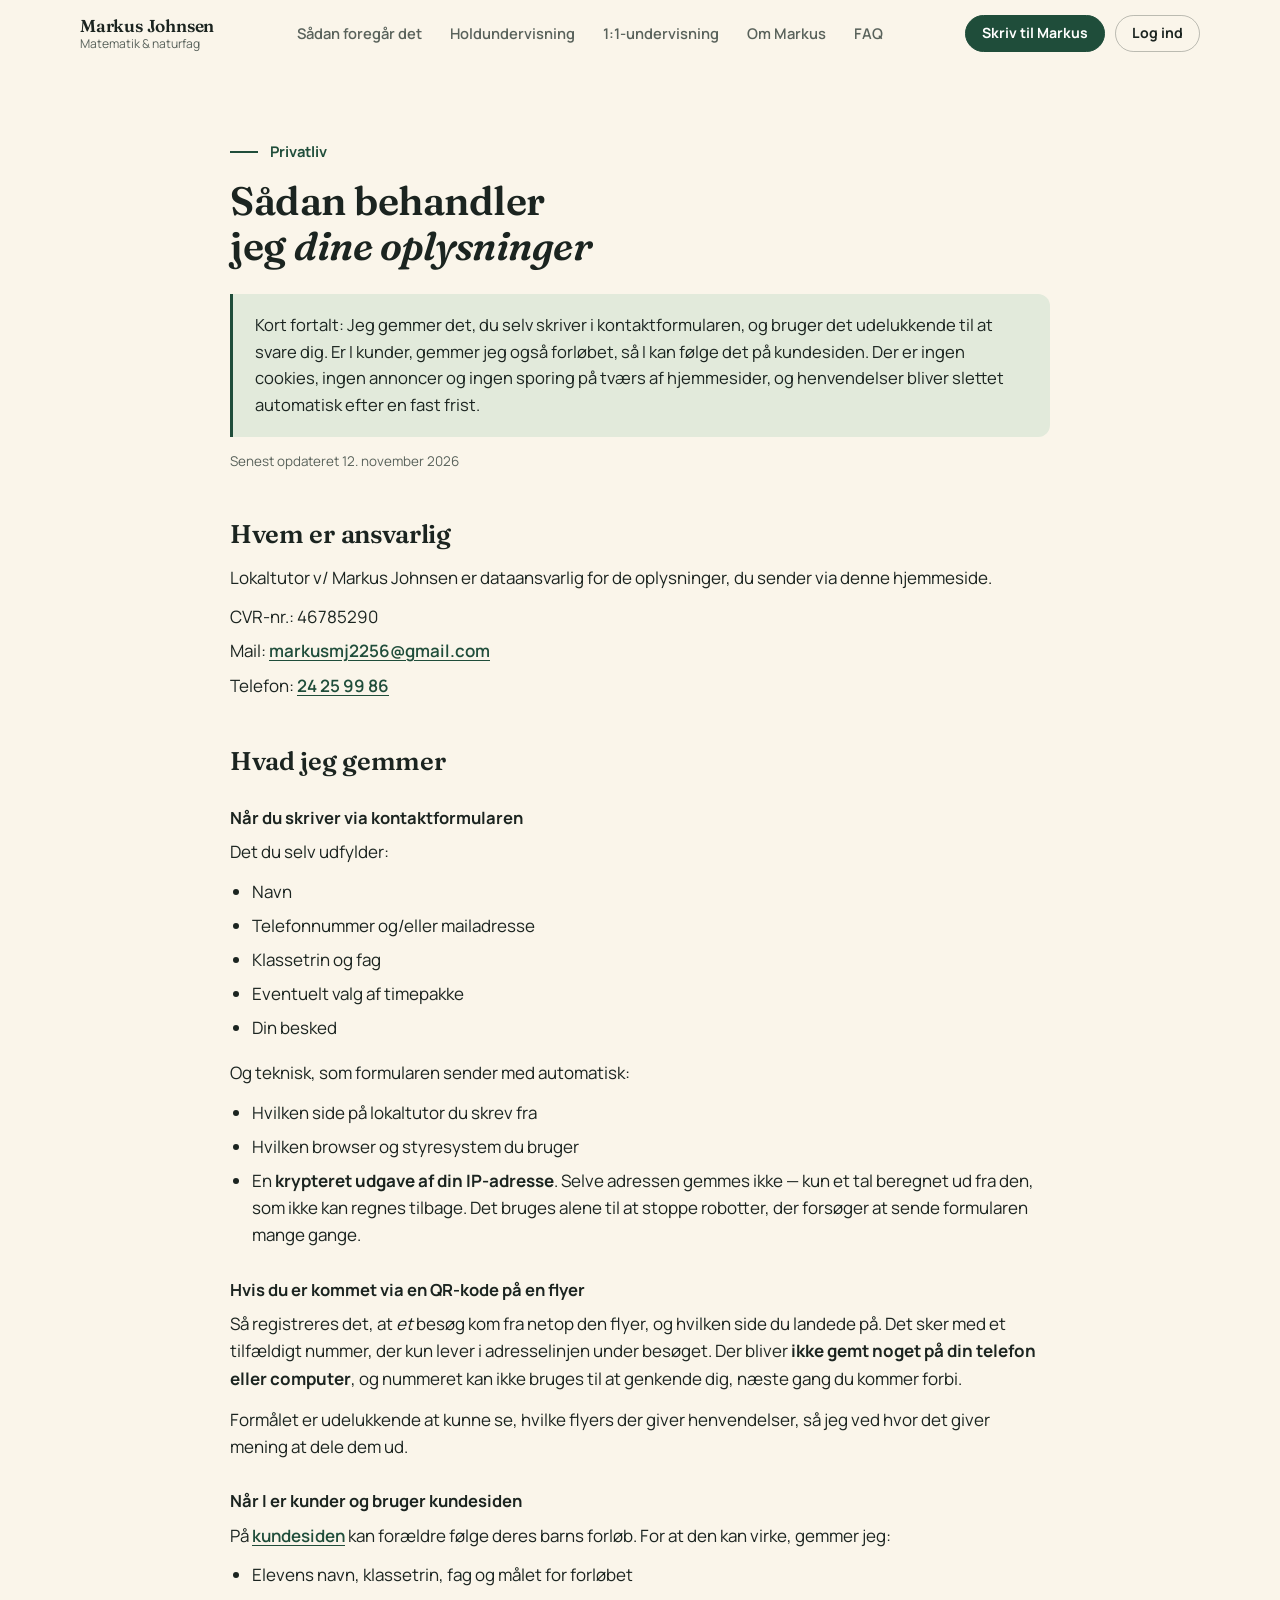
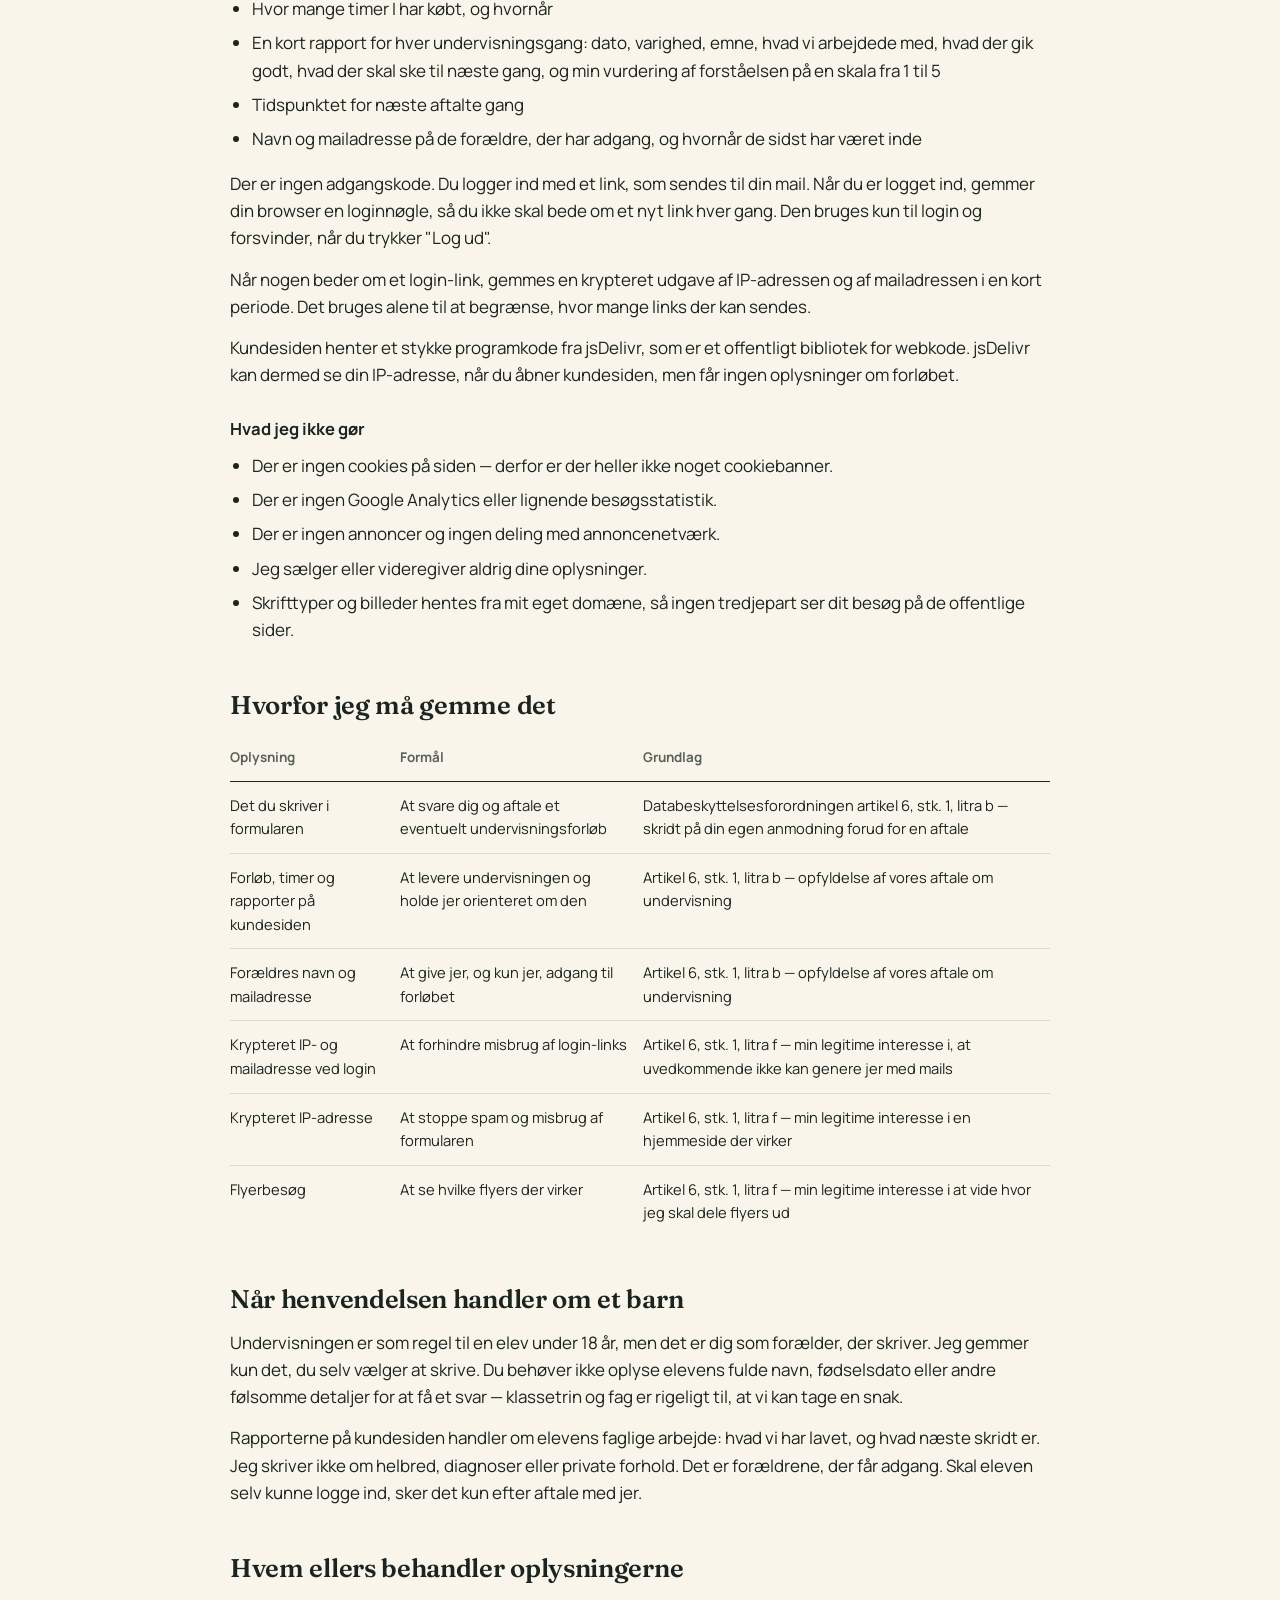
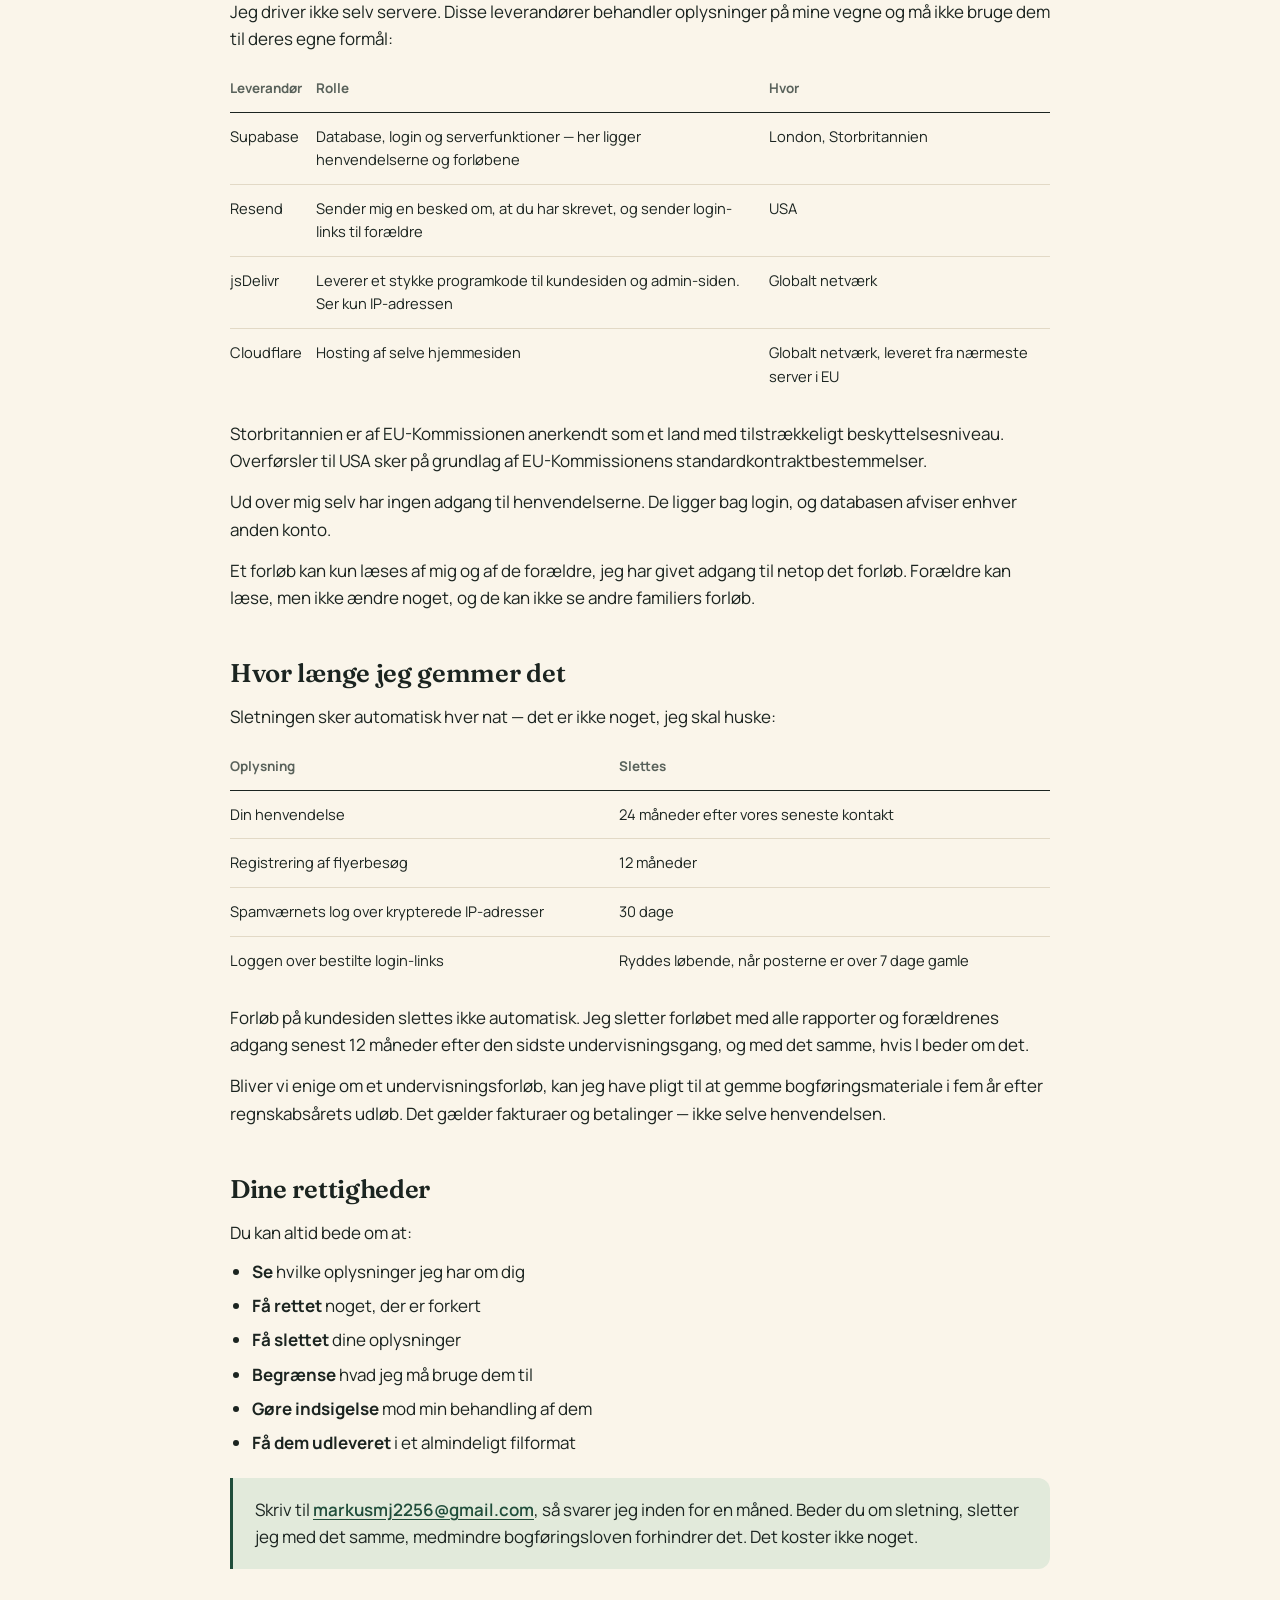
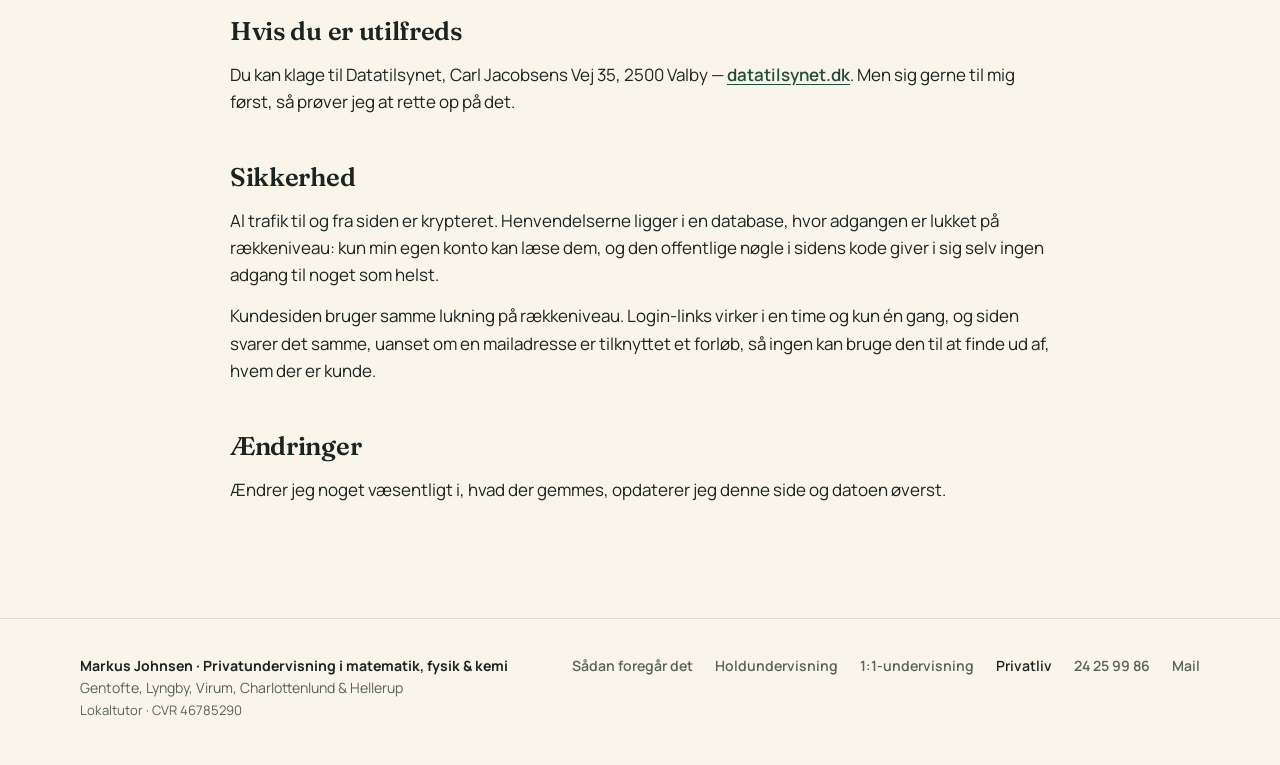
<file: privatliv.html>
<!doctype html>
<html lang="da">
<head>
  <meta charset="utf-8">
  <meta name="viewport" content="width=device-width, initial-scale=1">
  <title>Privatlivspolitik | Markus Johnsen</title>
  <meta name="description" content="Sådan behandler Markus Johnsen dine oplysninger, når du skriver via kontaktformularen. Ingen cookies, ingen sporing på tværs af sider, og faste slettefrister.">
  <meta name="robots" content="index, follow">
  <link rel="canonical" href="https://lokaltutor.dk/privatliv">
  <meta property="og:title" content="Privatlivspolitik">
  <meta property="og:description" content="Hvilke oplysninger der gemmes, hvorfor, hvor længe — og hvordan du får dem slettet.">
  <meta property="og:type" content="website">
  <meta property="og:locale" content="da_DK">
  <meta property="og:url" content="https://lokaltutor.dk/privatliv">
  <meta name="theme-color" content="#faf5ea">
  <link rel="icon" type="image/svg+xml" href="favicon.svg?v=2">
  <link rel="stylesheet" href="assets/fonts.css">
  <link rel="stylesheet" href="styles.css?v=10">
  <script>if("IntersectionObserver" in window&&!matchMedia("(prefers-reduced-motion: reduce)").matches)document.documentElement.classList.add("js")</script>
</head>
<body>

  <header class="site-header" id="site-header">
    <a class="brand" href="index.html" aria-label="Markus Johnsen — forside">
      <span class="brand-text"><strong>Markus Johnsen</strong><small>Matematik &amp; naturfag</small></span>
    </a>
    <nav class="site-nav" id="site-nav" aria-label="Primær navigation">
      <a href="index.html#forlob">Sådan foregår det</a>
      <a href="holdundervisning.html">Holdundervisning</a>
      <a href="eneundervisning.html">1:1-undervisning</a>
      <a href="index.html#om">Om Markus</a>
      <a href="index.html#faq">FAQ</a>
      <a class="nav-login" href="forloeb.html">Log ind (forældre og elever)</a>
    </nav>
    <div class="header-actions">
      <a class="button button-primary button-small" href="index.html#kontakt">Skriv til Markus</a>
      <a class="button button-ghost button-small header-login" href="forloeb.html">Log ind</a>
      <button class="nav-toggle" id="nav-toggle" aria-expanded="false" aria-controls="site-nav" aria-label="Menu">
        <span></span><span></span><span></span>
      </button>
    </div>
  </header>

  <main id="top">
    <section class="section legal-page">
      <div class="section-inner narrow">
        <p class="section-kicker">Privatliv</p>
        <h1 class="section-title">Sådan behandler jeg <em>dine oplysninger</em></h1>

        <p class="legal-lead">
          Kort fortalt: Jeg gemmer det, du selv skriver i kontaktformularen, og bruger det
          udelukkende til at svare dig. Er I kunder, gemmer jeg også forløbet, så I kan følge
          det på kundesiden. Der er ingen cookies, ingen annoncer og ingen sporing på tværs af
          hjemmesider, og henvendelser bliver slettet automatisk efter en fast frist.
        </p>

        <p class="legal-updated">Senest opdateret 12. november 2026</p>

        <h2>Hvem er ansvarlig</h2>
        <p>
          Lokaltutor v/ Markus Johnsen er dataansvarlig for de oplysninger, du sender via
          denne hjemmeside.
        </p>
        <ul class="legal-contact">
          <li>CVR-nr.: 46785290</li>
          <li>Mail: <a href="mailto:markusmj2256@gmail.com">markusmj2256@gmail.com</a></li>
          <li>Telefon: <a href="tel:+4524259986">24 25 99 86</a></li>
        </ul>

        <h2>Hvad jeg gemmer</h2>

        <h3>Når du skriver via kontaktformularen</h3>
        <p>Det du selv udfylder:</p>
        <ul>
          <li>Navn</li>
          <li>Telefonnummer og/eller mailadresse</li>
          <li>Klassetrin og fag</li>
          <li>Eventuelt valg af timepakke</li>
          <li>Din besked</li>
        </ul>
        <p>Og teknisk, som formularen sender med automatisk:</p>
        <ul>
          <li>Hvilken side på lokaltutor du skrev fra</li>
          <li>Hvilken browser og styresystem du bruger</li>
          <li>
            En <strong>krypteret udgave af din IP-adresse</strong>. Selve adressen gemmes ikke
            — kun et tal beregnet ud fra den, som ikke kan regnes tilbage. Det bruges alene til
            at stoppe robotter, der forsøger at sende formularen mange gange.
          </li>
        </ul>

        <h3>Hvis du er kommet via en QR-kode på en flyer</h3>
        <p>
          Så registreres det, at <em>et</em> besøg kom fra netop den flyer, og hvilken side du
          landede på. Det sker med et tilfældigt nummer, der kun lever i adresselinjen under
          besøget. Der bliver <strong>ikke gemt noget på din telefon eller computer</strong>,
          og nummeret kan ikke bruges til at genkende dig, næste gang du kommer forbi.
        </p>
        <p>
          Formålet er udelukkende at kunne se, hvilke flyers der giver henvendelser, så jeg ved
          hvor det giver mening at dele dem ud.
        </p>

        <h3>Når I er kunder og bruger kundesiden</h3>
        <p>
          På <a href="forloeb.html">kundesiden</a> kan forældre følge deres barns forløb. For at
          den kan virke, gemmer jeg:
        </p>
        <ul>
          <li>Elevens navn, klassetrin, fag og målet for forløbet</li>
          <li>Hvor mange timer I har købt, og hvornår</li>
          <li>
            En kort rapport for hver undervisningsgang: dato, varighed, emne, hvad vi arbejdede
            med, hvad der gik godt, hvad der skal ske til næste gang, og min vurdering af
            forståelsen på en skala fra 1 til 5
          </li>
          <li>Tidspunktet for næste aftalte gang</li>
          <li>Navn og mailadresse på de forældre, der har adgang, og hvornår de sidst har været inde</li>
        </ul>
        <p>
          Der er ingen adgangskode. Du logger ind med et link, som sendes til din mail. Når du
          er logget ind, gemmer din browser en loginnøgle, så du ikke skal bede om et nyt link
          hver gang. Den bruges kun til login og forsvinder, når du trykker "Log ud".
        </p>
        <p>
          Når nogen beder om et login-link, gemmes en krypteret udgave af IP-adressen og af
          mailadressen i en kort periode. Det bruges alene til at begrænse, hvor mange links
          der kan sendes.
        </p>
        <p>
          Kundesiden henter et stykke programkode fra jsDelivr, som er et offentligt bibliotek
          for webkode. jsDelivr kan dermed se din IP-adresse, når du åbner kundesiden, men får
          ingen oplysninger om forløbet.
        </p>

        <h3>Hvad jeg ikke gør</h3>
        <ul>
          <li>Der er ingen cookies på siden — derfor er der heller ikke noget cookiebanner.</li>
          <li>Der er ingen Google Analytics eller lignende besøgsstatistik.</li>
          <li>Der er ingen annoncer og ingen deling med annoncenetværk.</li>
          <li>Jeg sælger eller videregiver aldrig dine oplysninger.</li>
          <li>Skrifttyper og billeder hentes fra mit eget domæne, så ingen tredjepart ser dit besøg på de offentlige sider.</li>
        </ul>

        <h2>Hvorfor jeg må gemme det</h2>
        <div class="legal-table-wrap">
          <table class="legal-table">
            <thead>
              <tr><th>Oplysning</th><th>Formål</th><th>Grundlag</th></tr>
            </thead>
            <tbody>
              <tr>
                <td>Det du skriver i formularen</td>
                <td>At svare dig og aftale et eventuelt undervisningsforløb</td>
                <td>Databeskyttelsesforordningen artikel 6, stk. 1, litra b — skridt på din egen anmodning forud for en aftale</td>
              </tr>
              <tr>
                <td>Forløb, timer og rapporter på kundesiden</td>
                <td>At levere undervisningen og holde jer orienteret om den</td>
                <td>Artikel 6, stk. 1, litra b — opfyldelse af vores aftale om undervisning</td>
              </tr>
              <tr>
                <td>Forældres navn og mailadresse</td>
                <td>At give jer, og kun jer, adgang til forløbet</td>
                <td>Artikel 6, stk. 1, litra b — opfyldelse af vores aftale om undervisning</td>
              </tr>
              <tr>
                <td>Krypteret IP- og mailadresse ved login</td>
                <td>At forhindre misbrug af login-links</td>
                <td>Artikel 6, stk. 1, litra f — min legitime interesse i, at uvedkommende ikke kan genere jer med mails</td>
              </tr>
              <tr>
                <td>Krypteret IP-adresse</td>
                <td>At stoppe spam og misbrug af formularen</td>
                <td>Artikel 6, stk. 1, litra f — min legitime interesse i en hjemmeside der virker</td>
              </tr>
              <tr>
                <td>Flyerbesøg</td>
                <td>At se hvilke flyers der virker</td>
                <td>Artikel 6, stk. 1, litra f — min legitime interesse i at vide hvor jeg skal dele flyers ud</td>
              </tr>
            </tbody>
          </table>
        </div>

        <h2>Når henvendelsen handler om et barn</h2>
        <p>
          Undervisningen er som regel til en elev under 18 år, men det er dig som forælder, der
          skriver. Jeg gemmer kun det, du selv vælger at skrive. Du behøver ikke oplyse elevens
          fulde navn, fødselsdato eller andre følsomme detaljer for at få et svar — klassetrin
          og fag er rigeligt til, at vi kan tage en snak.
        </p>
        <p>
          Rapporterne på kundesiden handler om elevens faglige arbejde: hvad vi har lavet, og
          hvad næste skridt er. Jeg skriver ikke om helbred, diagnoser eller private forhold.
          Det er forældrene, der får adgang. Skal eleven selv kunne logge ind, sker det kun
          efter aftale med jer.
        </p>

        <h2>Hvem ellers behandler oplysningerne</h2>
        <p>
          Jeg driver ikke selv servere. Disse leverandører behandler oplysninger på mine vegne
          og må ikke bruge dem til deres egne formål:
        </p>
        <div class="legal-table-wrap">
          <table class="legal-table">
            <thead>
              <tr><th>Leverandør</th><th>Rolle</th><th>Hvor</th></tr>
            </thead>
            <tbody>
              <tr><td>Supabase</td><td>Database, login og serverfunktioner — her ligger henvendelserne og forløbene</td><td>London, Storbritannien</td></tr>
              <tr><td>Resend</td><td>Sender mig en besked om, at du har skrevet, og sender login-links til forældre</td><td>USA</td></tr>
              <tr><td>jsDelivr</td><td>Leverer et stykke programkode til kundesiden og admin-siden. Ser kun IP-adressen</td><td>Globalt netværk</td></tr>
              <tr><td>Cloudflare</td><td>Hosting af selve hjemmesiden</td><td>Globalt netværk, leveret fra nærmeste server i EU</td></tr>
            </tbody>
          </table>
        </div>
        <p>
          Storbritannien er af EU-Kommissionen anerkendt som et land med tilstrækkeligt
          beskyttelsesniveau. Overførsler til USA sker på grundlag af EU-Kommissionens
          standardkontraktbestemmelser.
        </p>
        <p>
          Ud over mig selv har ingen adgang til henvendelserne. De ligger bag login, og
          databasen afviser enhver anden konto.
        </p>
        <p>
          Et forløb kan kun læses af mig og af de forældre, jeg har givet adgang til netop det
          forløb. Forældre kan læse, men ikke ændre noget, og de kan ikke se andre familiers
          forløb.
        </p>

        <h2>Hvor længe jeg gemmer det</h2>
        <p>Sletningen sker automatisk hver nat — det er ikke noget, jeg skal huske:</p>
        <div class="legal-table-wrap">
          <table class="legal-table">
            <thead>
              <tr><th>Oplysning</th><th>Slettes</th></tr>
            </thead>
            <tbody>
              <tr><td>Din henvendelse</td><td>24 måneder efter vores seneste kontakt</td></tr>
              <tr><td>Registrering af flyerbesøg</td><td>12 måneder</td></tr>
              <tr><td>Spamværnets log over krypterede IP-adresser</td><td>30 dage</td></tr>
              <tr><td>Loggen over bestilte login-links</td><td>Ryddes løbende, når posterne er over 7 dage gamle</td></tr>
            </tbody>
          </table>
        </div>
        <p>
          Forløb på kundesiden slettes ikke automatisk. Jeg sletter forløbet med alle rapporter
          og forældrenes adgang senest 12 måneder efter den sidste undervisningsgang, og med
          det samme, hvis I beder om det.
        </p>
        <p>
          Bliver vi enige om et undervisningsforløb, kan jeg have pligt til at gemme
          bogføringsmateriale i fem år efter regnskabsårets udløb. Det gælder fakturaer og
          betalinger — ikke selve henvendelsen.
        </p>

        <h2>Dine rettigheder</h2>
        <p>Du kan altid bede om at:</p>
        <ul>
          <li><strong>Se</strong> hvilke oplysninger jeg har om dig</li>
          <li><strong>Få rettet</strong> noget, der er forkert</li>
          <li><strong>Få slettet</strong> dine oplysninger</li>
          <li><strong>Begrænse</strong> hvad jeg må bruge dem til</li>
          <li><strong>Gøre indsigelse</strong> mod min behandling af dem</li>
          <li><strong>Få dem udleveret</strong> i et almindeligt filformat</li>
        </ul>
        <p class="legal-callout">
          Skriv til <a href="mailto:markusmj2256@gmail.com?subject=Anmodning%20om%20indsigt%20eller%20sletning">markusmj2256@gmail.com</a>,
          så svarer jeg inden for en måned. Beder du om sletning, sletter jeg med det samme,
          medmindre bogføringsloven forhindrer det. Det koster ikke noget.
        </p>

        <h2>Hvis du er utilfreds</h2>
        <p>
          Du kan klage til Datatilsynet, Carl Jacobsens Vej 35, 2500 Valby —
          <a href="https://www.datatilsynet.dk" rel="noopener">datatilsynet.dk</a>.
          Men sig gerne til mig først, så prøver jeg at rette op på det.
        </p>

        <h2>Sikkerhed</h2>
        <p>
          Al trafik til og fra siden er krypteret. Henvendelserne ligger i en database, hvor
          adgangen er lukket på rækkeniveau: kun min egen konto kan læse dem, og den offentlige
          nøgle i sidens kode giver i sig selv ingen adgang til noget som helst.
        </p>
        <p>
          Kundesiden bruger samme lukning på rækkeniveau. Login-links virker i en time og kun
          én gang, og siden svarer det samme, uanset om en mailadresse er tilknyttet et forløb,
          så ingen kan bruge den til at finde ud af, hvem der er kunde.
        </p>

        <h2>Ændringer</h2>
        <p>
          Ændrer jeg noget væsentligt i, hvad der gemmes, opdaterer jeg denne side og datoen
          øverst.
        </p>
      </div>
    </section>
  </main>

  <footer class="site-footer">
    <div class="footer-inner">
      <div class="footer-brand">
        <p>Markus Johnsen · Privatundervisning i matematik, fysik &amp; kemi<br>Gentofte, Lyngby, Virum, Charlottenlund &amp; Hellerup<br><span class="footer-legal">Lokaltutor · CVR 46785290</span></p>
      </div>
      <nav class="footer-nav" aria-label="Footer">
        <a href="index.html#forlob">Sådan foregår det</a>
        <a href="holdundervisning.html">Holdundervisning</a>
        <a href="eneundervisning.html">1:1-undervisning</a>
        <a href="privatliv.html" aria-current="page">Privatliv</a>
        <a href="tel:+4524259986">24 25 99 86</a>
        <a href="mailto:markusmj2256@gmail.com">Mail</a>
      </nav>
    </div>
  </footer>

  <script src="script.js?v=8"></script>
</body>
</html>
</file>
<file: assets/fonts.css>
/* Fontene ligger på vores eget domæne.
 *
 * De blev før hentet fra fonts.googleapis.com, hvilket sendte hver eneste
 * besøgendes IP-adresse til Google. Det er en videregivelse af personoplysninger
 * til et tredjeland, som siden hverken oplyste om eller havde grundlag for.
 * Nu forlader intet siden, og der er derfor heller ikke brug for et cookiebanner.
 *
 * font-display: swap — teksten vises straks i reservefonten og skifter, når
 * den rigtige font er hentet. */

@font-face {
  font-family: "Manrope";
  font-style: normal;
  font-weight: 400;
  font-display: swap;
  src: url("fonts/manrope-latin-400-normal.woff2") format("woff2");
}
@font-face {
  font-family: "Manrope";
  font-style: normal;
  font-weight: 500;
  font-display: swap;
  src: url("fonts/manrope-latin-500-normal.woff2") format("woff2");
}
@font-face {
  font-family: "Manrope";
  font-style: normal;
  font-weight: 600;
  font-display: swap;
  src: url("fonts/manrope-latin-600-normal.woff2") format("woff2");
}
@font-face {
  font-family: "Manrope";
  font-style: normal;
  font-weight: 700;
  font-display: swap;
  src: url("fonts/manrope-latin-700-normal.woff2") format("woff2");
}
@font-face {
  font-family: "Manrope";
  font-style: normal;
  font-weight: 800;
  font-display: swap;
  src: url("fonts/manrope-latin-800-normal.woff2") format("woff2");
}

@font-face {
  font-family: "Fraunces";
  font-style: normal;
  font-weight: 600;
  font-display: swap;
  src: url("fonts/fraunces-latin-600-normal.woff2") format("woff2");
}
@font-face {
  font-family: "Fraunces";
  font-style: normal;
  font-weight: 700;
  font-display: swap;
  src: url("fonts/fraunces-latin-700-normal.woff2") format("woff2");
}
@font-face {
  font-family: "Fraunces";
  font-style: italic;
  font-weight: 500;
  font-display: swap;
  src: url("fonts/fraunces-latin-500-italic.woff2") format("woff2");
}
@font-face {
  font-family: "Fraunces";
  font-style: italic;
  font-weight: 600;
  font-display: swap;
  src: url("fonts/fraunces-latin-600-italic.woff2") format("woff2");
}
</file>
<file: styles.css>
/* ============================================================
   Markus Johnsen Tutoring — nordisk, rolig landingside
   Flader, hårfine linjer, serif-overskrifter og fotos.
   Ingen gradienter, glas eller elementer i løkke.

   Al bevægelse ligger under html.js. Klassen sættes af et lille
   script i <head>, og kun når browseren kan IntersectionObserver
   og brugeren ikke har bedt om reduceret bevægelse. Uden den står
   alt indhold synligt og stille.
   ============================================================ */

:root {
  --bg: #faf5ea;
  --bg-alt: #f2ebdb;
  --surface: #ffffff;
  --ink: #1b2420;
  --muted: #59625b;
  --line: #e2d9c6;
  --accent: #1f4d3a;
  --accent-strong: #183d2e;
  --accent-soft: #e2eadb;
  --on-accent: #ffffff;
  --r: 20px;        /* kort og flader */
  --r-photo: 24px;  /* fotos */
  --r-field: 12px;  /* felter og små bokse */
  --r-btn: 999px;   /* knapper */
  --font-display: "Fraunces", Georgia, serif;
  --font-body: "Manrope", system-ui, -apple-system, sans-serif;
  --ease: cubic-bezier(0.2, 0.7, 0.2, 1);
  --header-h: 68px;
  --pad: clamp(20px, 4vw, 40px);
  --max: 1120px;
}

* { box-sizing: border-box; }
[hidden] { display: none !important; }

:focus-visible { outline: 2px solid var(--accent); outline-offset: 3px; }
::selection { background: var(--accent-soft); }

html {
  scroll-behavior: smooth;
  scroll-padding-top: calc(var(--header-h) + 16px);
}

body {
  margin: 0;
  font-family: var(--font-body);
  font-size: 17px;
  line-height: 1.6;
  color: var(--ink);
  background: var(--bg);
  -webkit-font-smoothing: antialiased;
  overflow-x: clip;
}

img { max-width: 100%; height: auto; display: block; }
a { color: inherit; }
p { margin: 0; }
figure { margin: 0; }

h1, h2, h3 { margin: 0; color: var(--ink); text-wrap: balance; }
h1, h2, .section-title {
  font-family: var(--font-display);
  font-weight: 600;
  letter-spacing: -0.012em;
}
h1 { font-size: clamp(2.3rem, 4.6vw, 3.6rem); line-height: 1.08; }
h1 em, .section-title em { font-style: italic; }
h3 {
  font-family: var(--font-display);
  font-weight: 600;
  font-size: 1.14rem; line-height: 1.3;
  letter-spacing: -0.012em;
}

.sr-only {
  position: absolute; width: 1px; height: 1px;
  padding: 0; margin: -1px; overflow: hidden;
  clip: rect(0 0 0 0); white-space: nowrap; border: 0;
}

/* ---------- Header ---------- */
.site-header {
  position: sticky; top: 0;
  z-index: 100;
  display: flex; align-items: center; justify-content: space-between;
  gap: 24px;
  height: var(--header-h);
  padding-inline: max(var(--pad), calc((100% - var(--max)) / 2));
  background: color-mix(in srgb, var(--bg) 92%, transparent);
  -webkit-backdrop-filter: blur(10px);
  backdrop-filter: blur(10px);
  border-bottom: 1px solid transparent;
  transition: border-color 0.25s ease;
}
.site-header.scrolled { border-bottom-color: var(--line); }

.brand { display: flex; align-items: center; text-decoration: none; color: var(--ink); }
.brand-text { display: flex; flex-direction: column; line-height: 1.2; }
.brand-text strong { font-family: var(--font-display); font-weight: 600; font-size: 1.08rem; letter-spacing: -0.012em; }
.brand-text small { color: var(--muted); font-size: 0.76rem; }

.site-nav { display: flex; gap: clamp(16px, 2.2vw, 28px); white-space: nowrap; }
.site-nav a {
  color: var(--muted); text-decoration: none;
  font-size: 0.92rem; font-weight: 600;
  padding: 6px 0;
  box-shadow: inset 0 -1px 0 transparent;
  transition: color 0.2s ease, box-shadow 0.2s ease;
}
.site-nav a:hover { color: var(--ink); }
.site-nav a[aria-current="page"] { color: var(--ink); box-shadow: inset 0 -1px 0 var(--ink); }

.header-actions { display: flex; align-items: center; gap: 10px; }
/* Login til kundesiden: knap i sidehovedet på brede skærme, og et punkt i
   menuen, når knapperne er skjult bag menuikonet. */
.site-nav .nav-login { display: none; }

.nav-toggle {
  display: none;
  flex-direction: column; justify-content: center; gap: 5px;
  width: 44px; height: 44px;
  background: transparent; border: 1px solid color-mix(in srgb, var(--ink) 28%, transparent);
  border-radius: var(--r-field); cursor: pointer; padding: 0 11px;
}
.nav-toggle span {
  display: block; height: 2px; width: 100%;
  background: var(--ink);
  transition: transform 0.3s var(--ease), opacity 0.2s ease;
}
.nav-toggle[aria-expanded="true"] span:nth-child(1) { transform: translateY(7px) rotate(45deg); }
.nav-toggle[aria-expanded="true"] span:nth-child(2) { opacity: 0; }
.nav-toggle[aria-expanded="true"] span:nth-child(3) { transform: translateY(-7px) rotate(-45deg); }

/* ---------- Knapper: farveskift og en pil, der flytter sig 3px ---------- */
.button {
  display: inline-flex; align-items: center; justify-content: center; gap: 8px;
  padding: 13px 22px;
  border: 1px solid var(--accent); border-radius: var(--r-btn);
  background: var(--accent); color: var(--on-accent);
  font-family: var(--font-body);
  font-size: 0.96rem; font-weight: 700; line-height: 1.2;
  text-decoration: none; cursor: pointer; white-space: nowrap;
  transition: background-color 0.2s ease, border-color 0.2s ease, color 0.2s ease;
}
.button:hover { background: var(--accent-strong); border-color: var(--accent-strong); }
.button:active { transform: translateY(1px); }
.button[disabled] { opacity: 0.7; cursor: progress; }
.button .arrow { display: inline-block; transition: transform 0.25s var(--ease); }
.button:hover .arrow { transform: translateX(3px); }
.button-ghost {
  background: transparent; color: var(--ink);
  border-color: color-mix(in srgb, var(--ink) 28%, transparent);
}
.button-ghost:hover { background: transparent; border-color: var(--ink); }
.button-small { padding: 9px 16px; font-size: 0.88rem; }
.button.full { width: 100%; }

/* ---------- Kicker med en kort streg ---------- */
.eyebrow, .section-kicker {
  display: flex; align-items: center; gap: 12px;
  margin: 0 0 14px;
  font-size: 0.92rem; font-weight: 700;
  color: var(--accent);
}
.eyebrow::before, .section-kicker::before {
  content: ""; flex: 0 0 28px; height: 2px; background: currentColor;
}

/* ---------- Hero ---------- */
.hero { padding: clamp(40px, 6vw, 80px) var(--pad) clamp(48px, 6vw, 80px); }
.hero-inner {
  display: grid;
  grid-template-columns: minmax(0, 1.05fr) minmax(0, 0.95fr);
  gap: clamp(32px, 5vw, 64px);
  align-items: center;
  width: min(var(--max), 100%);
  margin: 0 auto;
}
.hero h1 { margin-bottom: 22px; }
.hero h1 em { position: relative; }
/* Kun ordet med stregen under må ikke brydes; ellers knækker stregen over to linjer. */
.hero h1 em:has(> .squiggle) { white-space: nowrap; }
.squiggle {
  display: block; position: absolute; left: 0; bottom: -0.14em;
  width: 100%; height: 0.2em; overflow: visible;
}
.squiggle path {
  fill: none; stroke: var(--accent); stroke-width: 3; stroke-linecap: round;
  vector-effect: non-scaling-stroke;
}

.hero-lede {
  max-width: 52ch;
  font-size: clamp(1.05rem, 1.5vw, 1.18rem);
  color: var(--muted);
}
.hero-lede strong { color: var(--ink); font-weight: 700; }

.hero-actions { display: flex; flex-wrap: wrap; align-items: center; gap: 14px; margin-top: 30px; }

.hero-trust {
  display: flex; flex-wrap: wrap; gap: 8px 26px;
  margin: 28px 0 0; padding: 0; list-style: none;
  color: var(--muted); font-size: 0.9rem; font-weight: 600;
}
.hero-trust li { position: relative; padding-left: 20px; }
.hero-trust li::before {
  content: ""; position: absolute; left: 0; top: 0.72em;
  width: 10px; height: 2px; background: var(--accent);
}

/* Nøgletal under hero'en */
.facts {
  position: relative;
  display: grid; grid-template-columns: repeat(4, 1fr); gap: 20px;
  width: min(var(--max), 100%);
  margin: clamp(40px, 5vw, 64px) auto 0; padding: 28px 0 0;
  list-style: none;
}
.facts::before {
  content: ""; position: absolute; left: 0; right: 0; top: 0;
  height: 1px; background: var(--ink); transform-origin: left;
}
.facts strong {
  display: block;
  font-family: var(--font-display); font-weight: 600; letter-spacing: -0.012em;
  font-size: clamp(1.7rem, 2.8vw, 2.3rem); line-height: 1.1;
  font-variant-numeric: tabular-nums;
}
.facts li > span { font-size: 0.88rem; color: var(--muted); }

/* ---------- Fotosystem: én ramme, alle billeder ---------- */
.photo-frame { position: relative; isolation: isolate; }
/* Dæmpet farveflade, forskudt bag billedet */
.photo-frame::before {
  content: ""; position: absolute; z-index: -1;
  inset: 12px -12px -12px 12px;
  border-radius: var(--r-photo);
  background: var(--accent-soft);
}
.about-photo::before { inset: 12px 12px -12px -12px; }
.photo-frame picture {
  display: block; overflow: hidden;
  border-radius: var(--r-photo);
  background: var(--bg-alt);
}
.photo-frame img { width: 100%; object-fit: cover; }
.photo-frame.ratio-5-4 img { aspect-ratio: 5 / 4; }
.photo-frame.ratio-4-5 img { aspect-ratio: 4 / 5; }
.photo-frame.ratio-3-2 img { aspect-ratio: 3 / 2; }

.photo-caption {
  position: absolute; left: 0; right: 0; bottom: 0;
  display: flex; align-items: center; gap: 12px;
  padding: 56px 18px 14px;
  border-radius: 0 0 var(--r-photo) var(--r-photo);
  background: linear-gradient(transparent, rgba(12, 20, 16, 0.76));
  color: #fff;
  font-size: 0.86rem; font-weight: 600; line-height: 1.45;
}
.photo-caption::before { content: ""; flex: 0 0 18px; height: 2px; background: #fff; }

.hero-visual { position: relative; }
/* Lille kort hen over hero-billedet */
.float-chip {
  position: absolute; z-index: 2;
  left: -20px; bottom: 72px;
  display: flex; flex-direction: column;
  padding: 10px 14px;
  background: var(--surface); border: 1px solid var(--line); border-radius: 16px;
  box-shadow: 0 10px 24px -14px rgba(15, 20, 29, 0.25);
  font-size: 0.82rem; line-height: 1.35;
}
.float-chip strong { font-size: 0.92rem; }
.float-chip span { color: var(--muted); }

/* ---------- Sektioner ---------- */
.section { padding: clamp(64px, 9vw, 116px) var(--pad); }
.section-alt { background: var(--bg-alt); }
.section-inner { width: min(var(--max), 100%); margin: 0 auto; }
.section-inner.narrow { width: min(820px, 100%); }

.section-title {
  margin: 0 0 clamp(32px, 4vw, 52px);
  font-size: clamp(1.75rem, 3.1vw, 2.5rem);
  line-height: 1.14;
  max-width: 22ch;
}
.section-bridge {
  margin-top: clamp(36px, 4vw, 56px);
  max-width: 38ch;
  font-family: var(--font-display); font-weight: 600; letter-spacing: -0.012em;
  font-size: clamp(1.2rem, 2vw, 1.5rem); line-height: 1.35;
}

/* ---------- Kolonner med en hårfin linje i stedet for kort ---------- */
.card-grid { display: grid; gap: clamp(24px, 3.4vw, 44px); }
.card-grid.three { grid-template-columns: repeat(3, 1fr); }
.card-grid.four { grid-template-columns: repeat(4, 1fr); }

.glass-card { position: relative; padding-top: 20px; }
.glass-card::before {
  content: ""; position: absolute; left: 0; right: 0; top: 0;
  height: 1px; background: var(--ink); transform-origin: left;
}
.glass-card h3 { margin-bottom: 10px; }
.glass-card p { color: var(--muted); }

.tag {
  display: inline-block;
  margin-bottom: 10px;
  font-size: 0.86rem; font-weight: 700;
  color: var(--accent);
}

/* ---------- Anmeldelser ---------- */
.reviews-grid {
  display: grid;
  grid-template-columns: minmax(0, 0.9fr) minmax(0, 1.1fr);
  gap: clamp(28px, 4vw, 56px);
  align-items: stretch;
}
.review blockquote, .quote-card blockquote {
  margin: 0 0 14px;
  font-family: var(--font-display); font-weight: 600; letter-spacing: -0.012em;
  font-size: 1.2rem; line-height: 1.4;
}
.review blockquote::before, .quote-card blockquote::before { content: "“"; }
.review blockquote::after, .quote-card blockquote::after { content: "”"; }
.review figcaption, .quote-card figcaption { font-size: 0.84rem; color: var(--muted); }
.quote-mark { display: none; }

.review-lead {
  position: relative;
  display: flex; flex-direction: column; justify-content: flex-end;
  min-height: 340px;
  padding: clamp(28px, 4vw, 48px);
  isolation: isolate;
  color: var(--on-accent);
}
.review-lead::after {
  content: ""; position: absolute; inset: 0; z-index: -1;
  border-radius: var(--r);
  background: var(--accent);
}
.review-lead::before {
  content: "“";
  position: absolute; top: clamp(8px, 2vw, 22px); left: clamp(22px, 3.4vw, 42px);
  font-family: var(--font-display); font-weight: 600;
  font-size: clamp(5rem, 9vw, 8rem); line-height: 1;
  color: rgba(255, 255, 255, 0.22);
}
.review-lead blockquote {
  margin-bottom: 20px;
  font-size: clamp(1.5rem, 2.7vw, 2.15rem); line-height: 1.22;
}
.review-lead blockquote::before, .review-lead blockquote::after { content: none; }
.review-lead figcaption {
  display: flex; align-items: center; gap: 12px;
  color: rgba(255, 255, 255, 0.82); font-weight: 600;
}
.review-lead figcaption::before { content: ""; flex: 0 0 18px; height: 2px; background: currentColor; }

.reviews-list {
  display: grid; grid-template-columns: 1fr 1fr;
  gap: clamp(24px, 3vw, 40px);
  align-content: space-between;
}

/* ---------- Trin ---------- */
.forlob-layout {
  display: grid;
  grid-template-columns: minmax(0, 0.8fr) minmax(0, 1.2fr);
  gap: clamp(32px, 5vw, 72px);
  align-items: center;
}
/* Sporet til venstre fyldes, mens man scroller forbi (se script.js). */
.steps { position: relative; display: grid; padding-left: 28px; }
.steps::before, .steps::after {
  content: ""; position: absolute; left: 0; top: 0; bottom: 0;
  width: 2px; background: var(--line);
}
.steps::after { background: var(--accent); transform: scaleY(var(--p, 1)); transform-origin: top; }
.step {
  display: grid; grid-template-columns: 60px minmax(0, 1fr); column-gap: 8px;
  padding-block: 24px;
  border-top: 1px solid var(--line);
}
.step:last-child { border-bottom: 1px solid var(--line); }
.step-num {
  font-family: var(--font-display); font-weight: 600;
  font-size: 2.2rem; line-height: 1;
  color: var(--accent);
}
.step h3 { margin-bottom: 6px; }
.step p { color: var(--muted); }

/* ---------- Fag ---------- */
.subject {
  display: grid;
  grid-template-columns: 150px minmax(0, 1fr) minmax(0, 1.5fr);
  gap: 8px 32px; align-items: baseline;
  padding-block: 22px;
  border-top: 1px solid var(--line);
  transition: background-color 0.3s ease, box-shadow 0.3s ease;
}
.subject:last-child { border-bottom: 1px solid var(--line); }
.subject .tag { margin: 0; }
.subject p { color: var(--muted); }
@media (hover: hover) {
  .subject:hover {
    background: var(--accent-soft);
    box-shadow: -16px 0 0 var(--accent-soft), 16px 0 0 var(--accent-soft);
  }
}

/* ---------- Om Markus ---------- */
.about-layout {
  display: grid;
  grid-template-columns: minmax(0, 1fr) minmax(0, 1fr);
  gap: clamp(32px, 5vw, 72px);
  align-items: center;
}
.about-copy .section-title { margin-bottom: 24px; }
.about-copy > p { color: var(--muted); }
.about-copy > p + p { margin-top: 16px; }
.about-copy > .button { margin-top: 28px; }
.about-copy p .ital { color: var(--ink); font-family: var(--font-display); }

.check-list {
  margin: 28px 0 0; padding: 0;
  list-style: none;
  display: grid; gap: 10px;
}
.check-list li { position: relative; padding-left: 26px; font-weight: 600; font-size: 0.97rem; }
.check-list li::before {
  content: ""; position: absolute; left: 0; top: 0.72em;
  width: 12px; height: 2px; background: var(--accent);
}

/* ---------- Priser ---------- */
.price-grid { display: grid; grid-template-columns: 1fr 1fr; gap: clamp(24px, 4vw, 56px); }
.package-grid { grid-template-columns: repeat(3, minmax(0, 1fr)); }
.price-card {
  display: flex; flex-direction: column;
  padding-top: 24px;
  border-top: 1px solid var(--ink);
}
.price-card.featured { padding-top: 23px; border-top: 2px solid var(--accent); }
.price-card .badge { margin-bottom: 8px; font-size: 0.8rem; font-weight: 700; color: var(--accent); }
.price { margin: 12px 0 22px; color: var(--muted); }
.price-num {
  margin-right: 4px;
  font-family: var(--font-display); font-weight: 600; letter-spacing: -0.012em;
  font-size: clamp(1.9rem, 3vw, 2.5rem);
  color: var(--ink);
}
.package-grid .price { margin-bottom: 8px; }
.package-total { margin: 0 0 20px; color: var(--muted); font-size: 0.92rem; }
.package-total strong { color: var(--ink); }
.price-card ul { margin: 0 0 28px; padding: 0; list-style: none; }
.price-card li { padding-block: 10px; border-top: 1px solid var(--line); font-size: 0.96rem; }
.price-card > .button { margin-top: auto; align-self: flex-start; width: auto; }
.pricing-note { max-width: 72ch; margin-top: 32px; color: var(--muted); font-size: 0.95rem; }
.pricing-note strong { color: var(--ink); }
.glass-card .pricing-note { margin-top: 24px; }

/* ---------- FAQ ---------- */
.faq-item { border-top: 1px solid var(--line); }
.faq-item:last-child { border-bottom: 1px solid var(--line); }
.faq-q {
  display: flex; align-items: center; justify-content: space-between; gap: 20px;
  width: 100%;
  padding: 20px 0;
  background: none; border: 0;
  font-family: var(--font-body);
  font-size: 1.03rem; font-weight: 700; line-height: 1.35;
  color: var(--ink);
  text-align: left;
  cursor: pointer;
}
.faq-icon { position: relative; flex: 0 0 14px; height: 14px; }
.faq-icon::before, .faq-icon::after {
  content: "";
  position: absolute; left: 0; top: 6px;
  width: 14px; height: 2px;
  background: currentColor;
  transition: transform 0.3s var(--ease);
}
.faq-icon::after { transform: rotate(90deg); }
.faq-item.open .faq-icon::after { transform: rotate(0deg); }
.faq-a {
  display: grid;
  grid-template-rows: 0fr;
  transition: grid-template-rows 0.32s var(--ease);
}
.faq-item.open .faq-a { grid-template-rows: 1fr; }
.faq-a-inner { overflow: hidden; }
.faq-a-inner p {
  padding-bottom: 22px; max-width: 64ch;
  color: var(--muted);
  opacity: 0; transition: opacity 0.25s ease;
}
.faq-item.open .faq-a-inner p { opacity: 1; transition-delay: 0.08s; }

/* ---------- Kontakt ---------- */
.section-contact { background: var(--accent-soft); }
.contact-layout {
  display: grid;
  grid-template-columns: minmax(0, 1fr) minmax(0, 1fr);
  gap: clamp(32px, 5vw, 72px);
  align-items: start;
}
.contact-copy .section-title { margin-bottom: 20px; }
.contact-copy > p { color: var(--muted); }
.contact-copy > p + p { margin-top: 14px; }
.contact-copy > p strong { color: var(--ink); }

.person-card {
  display: flex; align-items: center; gap: 14px;
  margin-top: 28px;
  font-size: 0.94rem; color: var(--muted);
}
.person-card img { flex: 0 0 auto; width: 56px; height: 56px; border-radius: 50%; object-fit: cover; }
.person-card strong { display: block; color: var(--ink); }

.direct-contact { display: flex; flex-wrap: wrap; gap: 14px 32px; margin-top: 24px; }
.direct-contact a {
  display: flex; align-items: center; gap: 12px;
  text-decoration: none; color: var(--ink);
}
.dc-icon { flex: 0 0 auto; display: grid; place-items: center; color: var(--accent); }
.dc-icon svg { width: 20px; height: 20px; }
.direct-contact small { display: block; color: var(--muted); font-size: 0.78rem; font-weight: 600; }
.direct-contact strong {
  font-size: 1rem;
  text-decoration: underline; text-decoration-thickness: 1px; text-underline-offset: 5px;
  text-decoration-color: color-mix(in srgb, currentColor 35%, transparent);
  transition: text-decoration-color 0.2s ease;
}
.direct-contact a:hover strong { text-decoration-color: currentColor; }
/* Mailadressen er én lang streng uden orddelinger. Uden de to regler her sætter
   den en minimumsbredde på hele kolonnen, og på smalle telefoner (320px) skubbes
   afsnittene ud over skærmkanten, så teksten bliver klippet. */
.direct-contact a > span:last-child { min-width: 0; }
.direct-contact strong { overflow-wrap: anywhere; }

.contact-form {
  display: grid; gap: 16px;
  padding: 28px;
  background: var(--surface);
  border: 1px solid var(--line); border-radius: var(--r);
}
.contact-form::before { content: none; }
.form-row { display: grid; grid-template-columns: 1fr 1fr; gap: 16px; }
.contact-form label { display: grid; gap: 6px; font-size: 0.86rem; font-weight: 700; }
.contact-form input,
.contact-form select,
.contact-form textarea {
  width: 100%;
  padding: 12px 14px;
  border: 1px solid color-mix(in srgb, var(--ink) 22%, transparent);
  border-radius: var(--r-field);
  background: var(--surface); color: var(--ink);
  font-family: var(--font-body); font-size: 1rem; line-height: 1.4;
  transition: border-color 0.2s ease, box-shadow 0.2s ease;
}
.contact-form select {
  appearance: none; -webkit-appearance: none;
  background-image: linear-gradient(45deg, transparent 50%, var(--muted) 50%), linear-gradient(135deg, var(--muted) 50%, transparent 50%);
  background-position: calc(100% - 21px) 50%, calc(100% - 16px) 50%;
  background-size: 5px 5px; background-repeat: no-repeat;
}
.contact-form textarea { resize: vertical; min-height: 110px; }
.contact-form input:focus,
.contact-form select:focus,
.contact-form textarea:focus {
  outline: none;
  border-color: var(--accent);
  box-shadow: 0 0 0 3px var(--accent-soft);
}
.contact-form ::placeholder { color: color-mix(in srgb, var(--muted) 70%, transparent); }
.contact-form .button { justify-self: start; width: auto; }
.form-note { font-size: 0.84rem; color: var(--muted); }
.form-note .privacy-link { white-space: nowrap; }
.form-feedback {
  padding: 14px 16px;
  background: var(--accent-soft);
  border-left: 3px solid var(--accent);
  border-radius: 0 var(--r-field) var(--r-field) 0;
  color: var(--ink);
  overflow-wrap: anywhere;
}
.faq-a a, .contact-copy a:not(.button), .form-note a, .pricing-note a:not(.button) {
  color: var(--accent); font-weight: 600; text-underline-offset: 3px;
}

/* Honeypot: usynligt felt, som kun automatiske udfyldere rammer. Skjules uden
   display:none, da nogle bots springer skjulte felter over. */
.honeypot {
  position: absolute;
  left: -9999px;
  width: 1px; height: 1px;
  overflow: hidden;
  margin: 0;
}

/* ---------- Footer ---------- */
.site-footer {
  padding: 36px var(--pad) 44px;
  border-top: 1px solid var(--line);
  font-size: 0.88rem; color: var(--muted);
}
.footer-inner {
  width: min(var(--max), 100%);
  margin: 0 auto;
  display: flex; flex-wrap: wrap; gap: 20px 40px;
  align-items: flex-start; justify-content: space-between;
}
.footer-brand p { line-height: 1.55; }
.footer-brand p::first-line { color: var(--ink); font-weight: 700; }
.footer-nav { display: flex; flex-wrap: wrap; gap: 8px 22px; }
.footer-nav a { text-decoration: none; font-weight: 600; transition: color 0.2s ease; }
.footer-nav a:hover, .footer-nav a[aria-current="page"] { color: var(--ink); }
/* Lovpligtige virksomhedsoplysninger i footeren — dæmpet, men læsbar. */
.footer-legal { font-size: 0.82rem; }

/* ---------- Fast kontaktbjælke på mobil ---------- */
.mobile-cta {
  position: fixed; left: 12px; right: 12px; bottom: 12px;
  z-index: 90;
  display: none;
  gap: 6px;
  padding: 6px;
  border-radius: 999px;
  background: var(--surface);
  border: 1px solid var(--line);
  box-shadow: 0 14px 34px -12px rgba(15, 20, 29, 0.3);
  transform: translateY(130%);
  visibility: hidden;
  transition: transform 0.4s var(--ease), visibility 0.4s;
}
.mobile-cta.show { transform: translateY(0); visibility: visible; }
.mobile-cta .button { flex: 1; padding: 12px 10px; font-size: 0.9rem; }

/* ---------- Undervisningssider ---------- */
.detail-hero h1 { max-width: 18ch; }
.detail-hero .hero-visual { width: 100%; min-width: 0; }
.course-overview {
  padding: clamp(26px, 3.6vw, 40px);
  background: var(--accent-soft);
  border-radius: var(--r);
}
.course-overview .section-kicker { margin-bottom: 4px; }
.course-size {
  margin: 0 0 20px;
  font-family: var(--font-display); font-weight: 600; letter-spacing: -0.02em;
  font-size: clamp(3.6rem, 6.4vw, 5.2rem);
  line-height: 1.05;
}
.course-size span {
  display: block;
  margin-top: 8px;
  font-family: var(--font-body); font-weight: 400; letter-spacing: 0;
  font-size: 1rem; line-height: 1.5;
  color: var(--muted);
}
.course-tags { display: flex; flex-wrap: wrap; gap: 8px; }
.course-tags .tag {
  margin: 0; padding: 4px 10px;
  border: 1px solid color-mix(in srgb, var(--accent) 40%, transparent);
  border-radius: var(--r-btn);
  font-size: 0.82rem;
}
.course-price {
  margin-top: 26px; padding-top: 20px;
  border-top: 1px solid color-mix(in srgb, var(--accent) 28%, transparent);
  color: var(--muted);
}
.course-price strong {
  font-family: var(--font-display); font-weight: 600; letter-spacing: -0.012em;
  font-size: 2.3rem; line-height: 1.15;
  color: var(--ink);
}
.course-price span { display: block; font-size: 0.88rem; }

/* ---------- Privatlivspolitik ---------- */
.legal-page { padding-top: clamp(40px, 6vw, 72px); }
.legal-page h1.section-title { margin-bottom: 26px; max-width: 20ch; }
.legal-page p + p { margin-top: 14px; }

.legal-lead {
  margin: 0 0 14px;
  padding: 18px 22px;
  background: var(--accent-soft);
  border-left: 3px solid var(--accent);
  border-radius: 0 var(--r-field) var(--r-field) 0;
  font-size: 1.04rem;
}
.legal-updated { margin: 0 0 44px; font-size: 0.84rem; color: var(--muted); }

.legal-page h2 {
  margin: 46px 0 14px;
  font-size: clamp(1.25rem, 2.2vw, 1.6rem);
  line-height: 1.25;
}
.legal-page h3 { margin: 30px 0 10px; font-family: var(--font-body); font-size: 1.04rem; font-weight: 700; letter-spacing: 0; }
.legal-page ul { margin: 12px 0 18px; padding-left: 22px; }
.legal-page li { margin-bottom: 7px; }
.legal-page a { color: var(--accent); font-weight: 600; text-underline-offset: 3px; }

.legal-contact { list-style: none; padding-left: 0 !important; }

/* Tabellerne skal kunne rulle vandret på en telefon i stedet for at
   presse hele siden ud i bredden. */
.legal-table-wrap { overflow-x: auto; margin: 14px 0 20px; }
.legal-table {
  border-collapse: collapse;
  width: 100%;
  min-width: 460px;
  font-size: 0.92rem;
}
.legal-table th, .legal-table td {
  padding: 12px 14px 12px 0;
  text-align: left;
  vertical-align: top;
  border-bottom: 1px solid var(--line);
}
.legal-table th {
  font-size: 0.84rem; font-weight: 700;
  color: var(--muted);
  border-bottom-color: var(--ink);
}
.legal-table tbody tr:last-child td { border-bottom: 0; }

.legal-callout {
  margin: 22px 0;
  padding: 18px 22px;
  background: var(--accent-soft);
  border-left: 3px solid var(--accent);
  border-radius: 0 var(--r-field) var(--r-field) 0;
}

/* ---------- Kvittering efter indsendt formular ---------- */
/* <dialog> giver Escape, fokuslås og baggrundsdæmpning uden ekstra kode. */
.thanks {
  width: min(440px, calc(100vw - 32px));
  padding: 0;
  border: 1px solid var(--line);
  border-radius: var(--r);
  background: var(--surface);
  box-shadow: 0 40px 90px -20px rgba(15, 20, 29, 0.45);
  color: var(--ink);
  overflow: hidden;
}
.thanks::backdrop { background: rgba(21, 37, 30, 0.6); }
.thanks[open] { animation: thanks-in 0.4s var(--ease); }
@keyframes thanks-in {
  from { opacity: 0; transform: translateY(16px); }
  to { opacity: 1; transform: none; }
}

.thanks-photo img {
  width: 100%;
  height: 180px;
  object-fit: cover;
  object-position: center 28%;
}
.thanks-body { padding: 0 28px 28px; text-align: center; }

/* Fluebenet rider på kanten mellem foto og tekst. */
.thanks-check {
  position: relative;
  display: grid; place-items: center;
  width: 56px; height: 56px;
  margin: -28px auto 16px;
  border-radius: 50%;
  background: var(--accent);
  border: 4px solid var(--surface);
  color: #ffffff;
}
.thanks-check svg { width: 22px; height: 22px; }
.thanks-body h2 { margin: 0 0 10px; font-size: clamp(1.45rem, 4.5vw, 1.8rem); line-height: 1.2; }
.thanks-body p { margin: 0 0 24px; color: var(--muted); font-size: 1.02rem; line-height: 1.55; }

/* Siden bag må ikke kunne scrolles, mens kvitteringen er fremme. Reglen læser
   dialogens egen [open]-tilstand, så låsen aldrig kan hænge fast — uanset om
   vinduet lukkes med knappen, Escape eller et klik på baggrunden. */
body:has(.thanks[open]) { overflow: hidden; }

/* ============================================================
   Bevægelse — kun under html.js
   Hvert element vises én gang. Der animeres kun opacity,
   transform og clip-path, og intet kører i løkke.
   ============================================================ */

/* Grundbevægelsen: kort rejse opad */
.js .reveal,
.js .reveal-stagger > * {
  opacity: 0;
  transform: translateY(20px);
  transition: opacity 0.7s var(--ease), transform 0.7s var(--ease);
  transition-delay: var(--delay, 0s);
}
.js .reveal.visible,
.js .reveal-stagger.visible > * { opacity: 1; transform: none; }

/* Overskrifter: ordene stiger op bag en usynlig kant, ét ad gangen.
   Polstringen giver plads til underlængder og kursivens overhæng. */
.js .section-title.split { opacity: 1; transform: none; }
.section-title .w {
  display: inline-block; overflow: hidden; vertical-align: top;
  padding: 0.08em 0.06em 0.16em; margin: -0.08em -0.06em -0.16em;
}
.section-title .w > span { display: inline-block; }
.js .section-title.split .w > span {
  transform: translateY(110%);
  transition: transform 0.85s var(--ease) calc(var(--w, 0) * 45ms);
}
.js .section-title.split.visible .w > span { transform: none; }

/* Fotos rulles op nedefra; fladen bagved og billedteksten følger efter */
.js .photo-frame.reveal { opacity: 1; transform: none; }
.js .photo-frame.reveal picture {
  clip-path: inset(0 0 100% 0);
  transition: clip-path 1.1s var(--ease) var(--delay, 0s);
}
.js .photo-frame.reveal.visible picture { clip-path: inset(0); }
.js .photo-frame.reveal::before { opacity: 0; transition: opacity 0.8s ease calc(var(--delay, 0s) + 0.5s); }
.js .photo-frame.reveal.visible::before { opacity: 1; }
.js .photo-frame.reveal .photo-caption { opacity: 0; transition: opacity 0.6s ease calc(var(--delay, 0s) + 0.7s); }
.js .photo-frame.reveal.visible .photo-caption { opacity: 1; }
/* Let parallax: billedet er en anelse større end rammen og glider i den */
.js .photo-frame img { scale: 1.08; translate: 0 calc(var(--py, 0) * 1px); }

/* Linjer tegnes ind fra venstre */
.glass-card::before, .facts::before { transition: transform 1s var(--ease) calc(var(--delay, 0s) + 0.15s); }
.js .reveal-stagger:not(.visible) > .glass-card::before,
.js .glass-card.reveal:not(.visible)::before,
.js .facts.reveal:not(.visible)::before { transform: scaleX(0); }

/* Streg under nøgleordet i hero'en */
.js .squiggle { clip-path: inset(-50% 100% -50% 0); transition: clip-path 0.9s var(--ease) 0.75s; }
.js .visible .squiggle { clip-path: inset(-50% -2% -50% 0); }

/* Den fremhævede anmeldelse foldes ud fra venstre, og teksten følger efter.
   Det er baggrunden (::after), der klippes — ikke selve elementet. Et
   element, der klipper sig selv helt væk, bliver aldrig opdaget af
   IntersectionObserver og ville derfor aldrig blive vist. */
.js .review-lead.reveal { opacity: 1; transform: none; }
.js .review-lead.reveal::after { clip-path: inset(0 100% 0 0); transition: clip-path 1.1s var(--ease); }
.js .review-lead.reveal.visible::after { clip-path: inset(0); }
.js .review-lead.reveal > * { opacity: 0; transform: translateY(14px); transition: opacity 0.7s var(--ease) 0.55s, transform 0.7s var(--ease) 0.55s; }
.js .review-lead.reveal > figcaption { transition-delay: 0.7s; }
.js .review-lead.reveal.visible > * { opacity: 1; transform: none; }
.js .review-lead::before { opacity: 0; transform: translateY(18px); transition: opacity 0.9s ease 0.35s, transform 0.9s var(--ease) 0.35s; }
.js .review-lead.visible::before { opacity: 1; transform: none; }

/* Trin: tallene bliver grønne, efterhånden som linjen når dem */
.js .step-num { color: color-mix(in srgb, var(--muted) 40%, transparent); transition: color 0.5s ease; }
.js .step.on .step-num { color: var(--accent); }

@media (prefers-reduced-motion: reduce) {
  html { scroll-behavior: auto; }
  *, *::before, *::after { animation: none !important; transition: none !important; }
}

/* ---------- Responsivt ---------- */
@media (max-width: 1024px) {
  .site-nav {
    position: fixed;
    top: calc(var(--header-h) + 8px); left: 12px; right: 12px;
    flex-direction: column;
    gap: 2px;
    padding: 10px;
    border-radius: var(--r);
    background: var(--surface);
    border: 1px solid var(--line);
    box-shadow: 0 24px 60px -12px rgba(15, 20, 29, 0.25);
    opacity: 0;
    visibility: hidden;
    transform: translateY(-8px);
    pointer-events: none;
    transition: opacity 0.25s ease, transform 0.3s var(--ease), visibility 0.3s;
  }
  .site-nav.open { opacity: 1; visibility: visible; transform: translateY(0); pointer-events: auto; }
  .site-nav a { padding: 12px 14px; border-radius: var(--r-field); font-size: 1rem; box-shadow: none; }
  .site-nav a:hover, .site-nav a[aria-current="page"] { background: var(--bg); box-shadow: none; }
  .nav-toggle { display: flex; }
  .header-actions .button { display: none; }
  .site-nav .nav-login {
    display: block; margin-top: 6px; padding-top: 16px;
    border-top: 1px solid var(--line); border-radius: 0 0 var(--r-field) var(--r-field);
    color: var(--accent);
  }

  .card-grid.four { grid-template-columns: repeat(2, 1fr); }
  .hero-inner { grid-template-columns: minmax(0, 1fr); gap: 44px; }
  .hero-visual { width: 100%; max-width: 620px; }
  .about-layout { grid-template-columns: 1fr; }
  .about-photo, .forlob-photo { max-width: 560px; }
  .forlob-layout { grid-template-columns: 1fr; gap: 44px; }
  .reviews-grid { grid-template-columns: 1fr; }
  .review-lead { min-height: 260px; }
}

@media (max-width: 820px) {
  .card-grid.three { grid-template-columns: 1fr; }
  .facts { grid-template-columns: 1fr 1fr; gap: 22px 16px; }
  .subject { grid-template-columns: 1fr; gap: 4px; }
  .price-grid { grid-template-columns: 1fr; gap: 40px; }
  .contact-layout { grid-template-columns: 1fr; }
  .form-row { grid-template-columns: 1fr; }
  .mobile-cta { display: flex; }
  .site-footer { padding-bottom: 110px; }
  .footer-inner { flex-direction: column; }
  .photo-frame::before, .about-photo::before { inset: 10px -8px -10px 8px; }
  .float-chip { left: -8px; bottom: 60px; }

  /* Større trykflader på de links, der ellers kun er 24px høje. */
  .footer-nav { gap: 0 20px; }
  .footer-nav a { display: inline-flex; align-items: center; min-height: 44px; }
}

@media (max-width: 560px) {
  body { font-size: 16px; }
  .card-grid.four { grid-template-columns: 1fr; }
  .reviews-list { grid-template-columns: 1fr; }
  .hero-actions .button { width: 100%; white-space: normal; }
  .photo-caption { padding: 46px 14px 12px; font-size: 0.8rem; }
  .brand-text small { display: none; }
  .contact-form { padding: 22px 18px; }
  .steps { padding-left: 20px; }
  .step { grid-template-columns: 46px minmax(0, 1fr); }
  .thanks-photo img { height: 150px; }
  .thanks-body { padding: 0 20px 24px; }
}

/* Overskrift til venstre, tekst til højre (holdsiden) */
.split-layout { align-items: start; }
.split-layout .section-title { margin-bottom: 0; }
@media (max-width: 1024px) { .split-layout .section-title { margin-bottom: 8px; } }
</file>
